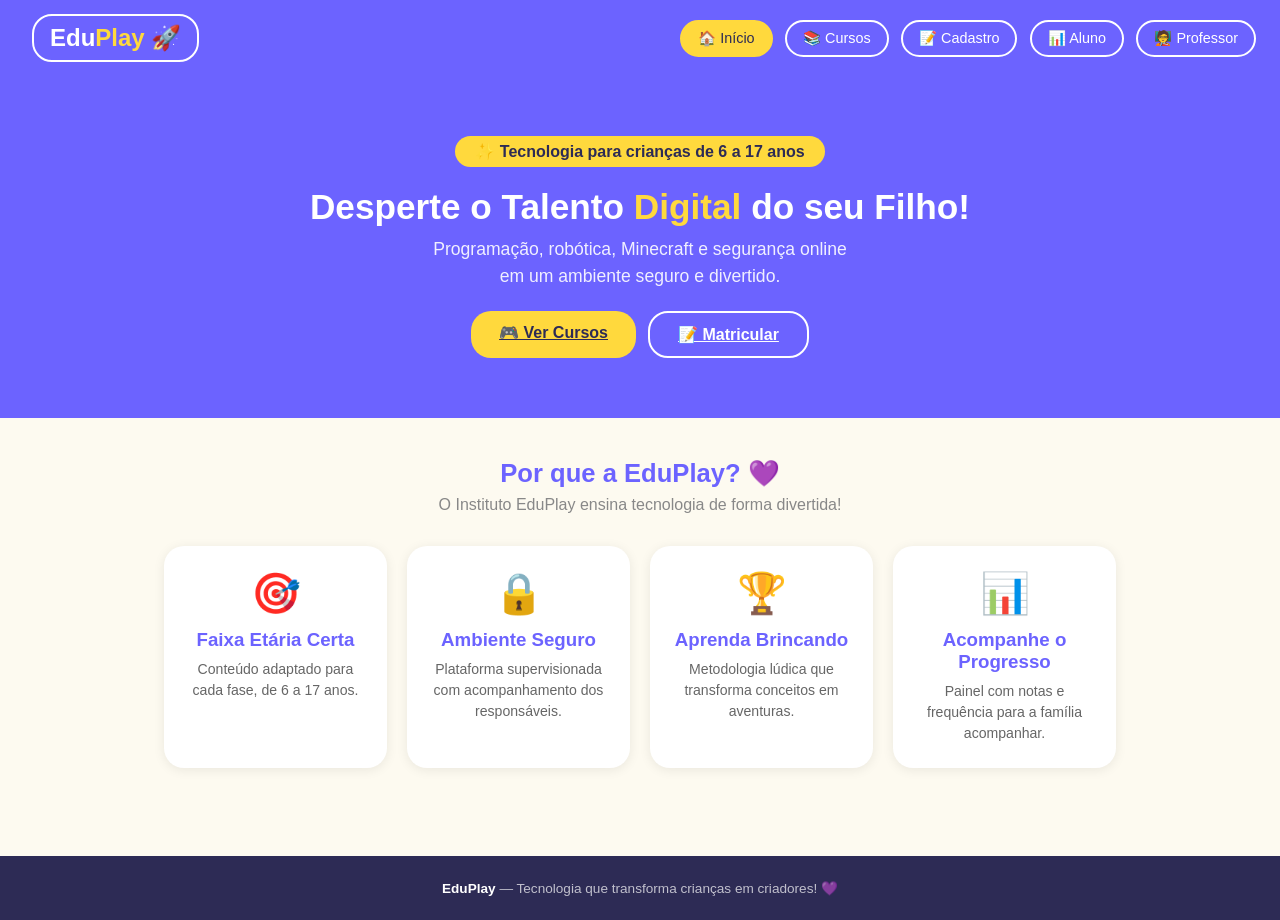
<file: index.html>
<!DOCTYPE html>
<html lang="pt-BR">
<head>
  <meta charset="UTF-8">
  <meta name="viewport" content="width=device-width, initial-scale=1.0">
  <title>EduPlay — Início</title>
  <link rel="stylesheet" href="style.css">
</head>
<body>

<nav>
  <a class="logo" href="index.html">Edu<span>Play</span> 🚀</a>
  <div>
    <a href="index.html" class="ativo">🏠 Início</a>
    <a href="cursos.html">📚 Cursos</a>
    <a href="cadastro.html">📝 Cadastro</a>
    <a href="dashboard.html">📊 Aluno</a>
    <a href="professor.html">🧑‍🏫 Professor</a>
  </div>
</nav>

<div class="hero">
  <div class="badge">✨ Tecnologia para crianças de 6 a 17 anos</div>
  <h1>Desperte o Talento <span>Digital</span> do seu Filho!</h1>
  <p>Programação, robótica, Minecraft e segurança online</p>
  <p>em um ambiente seguro e divertido.</p>
  <div class="hero-btns">
    <a href="cursos.html" class="btn btn-amarelo">🎮 Ver Cursos</a>
    <a href="cadastro.html" class="btn btn-branco">📝 Matricular</a>
  </div>
</div>

<div class="secao">
  <h2>Por que a EduPlay? 💜</h2>
  <p class="sub">O Instituto EduPlay ensina tecnologia de forma divertida!</p>
  <div class="grid-4">
    <div class="card"><div class="emoji">🎯</div><h3>Faixa Etária Certa</h3><p>Conteúdo adaptado para cada fase, de 6 a 17 anos.</p></div>
    <div class="card"><div class="emoji">🔒</div><h3>Ambiente Seguro</h3><p>Plataforma supervisionada com acompanhamento dos responsáveis.</p></div>
    <div class="card"><div class="emoji">🏆</div><h3>Aprenda Brincando</h3><p>Metodologia lúdica que transforma conceitos em aventuras.</p></div>
    <div class="card"><div class="emoji">📊</div><h3>Acompanhe o Progresso</h3><p>Painel com notas e frequência para a família acompanhar.</p></div>
  </div>
</div>

<footer><strong>EduPlay</strong> — Tecnologia que transforma crianças em criadores! 💜</footer>
</body>
</html>
</file>
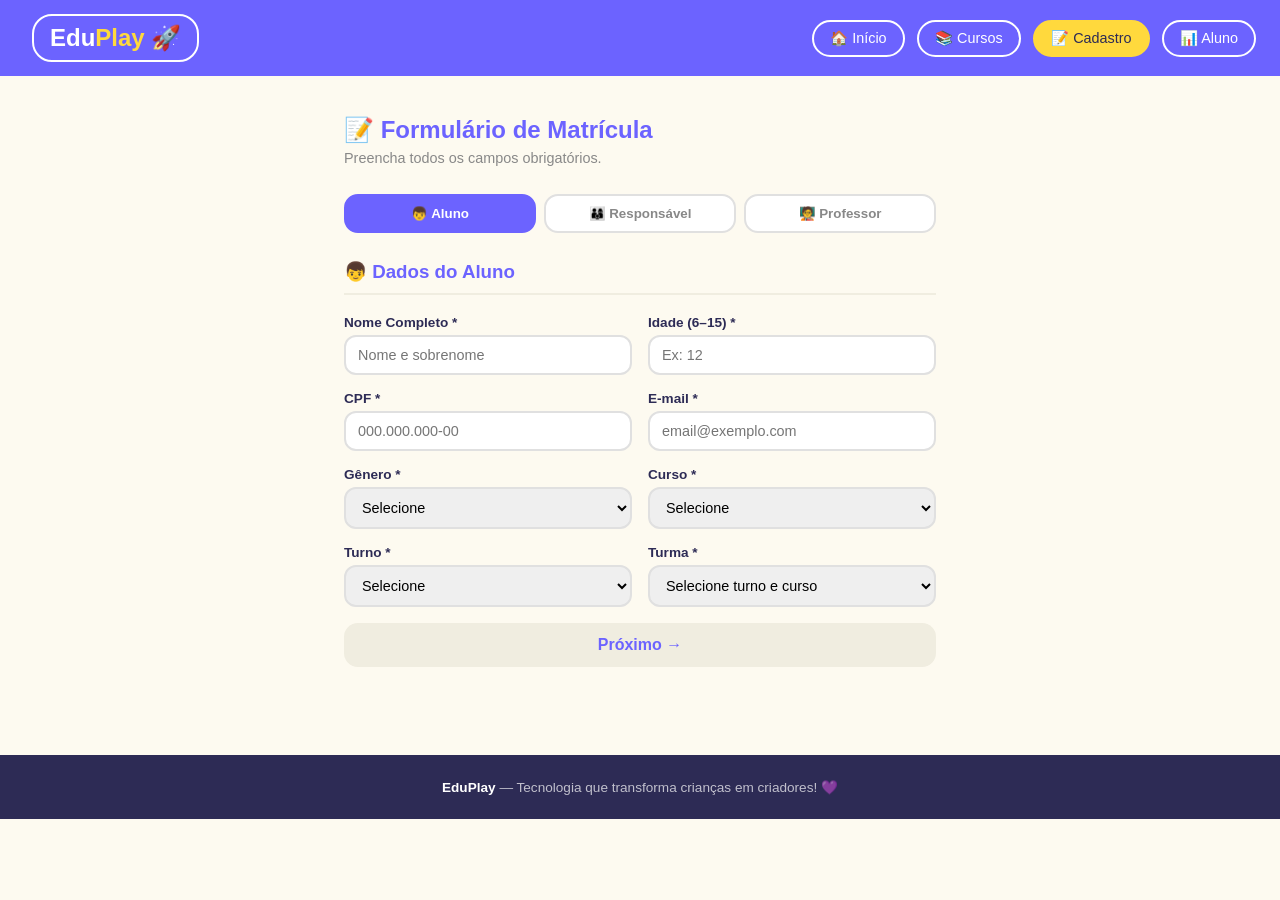
<file: cadastro.html>
<!DOCTYPE html>
<html lang="pt-BR">
<head>
  <meta charset="UTF-8">
  <meta name="viewport" content="width=device-width, initial-scale=1.0">
  <title>EduPlay — Cadastro</title>
  <link rel="stylesheet" href="style.css">
</head>
<body>

<nav>
  <a class="logo" href="index.html">Edu<span>Play</span> 🚀</a>
  <div>
    <a href="index.html">🏠 Início</a>
    <a href="cursos.html">📚 Cursos</a>
    <a href="cadastro.html" class="ativo">📝 Cadastro</a>
    <a href="dashboard.html">📊 Aluno</a>
  </div>
</nav>

<div class="form-wrap">
  <h2>📝 Formulário de Matrícula</h2>
  <p class="sub">Preencha todos os campos obrigatórios.</p>

  <div class="abas">
    <button class="aba ativa" onclick="trocarAba('aluno')">👦 Aluno</button>
    <button class="aba" onclick="trocarAba('responsavel')">👨‍👩‍👦 Responsável</button>
    <button class="aba" onclick="trocarAba('professor')">🧑‍🏫 Professor</button>
  </div>

  <!-- ALUNO -->
  <div class="secao-form ativa" id="sf-aluno">
    <h3>👦 Dados do Aluno</h3>
    <div class="linha">
      <div class="campo" id="c-nome"><label>Nome Completo *</label><input id="aluno-nome" placeholder="Nome e sobrenome"><span class="msg-erro">Digite nome e sobrenome.</span></div>
      <div class="campo" id="c-idade"><label>Idade (6–15) *</label><input id="aluno-idade" type="number" placeholder="Ex: 12"><span class="msg-erro">Idade entre 6 e 15.</span></div>
    </div>
    <div class="linha">
      <div class="campo" id="c-cpf"><label>CPF *</label><input id="aluno-cpf" placeholder="000.000.000-00" maxlength="14"><span class="msg-erro">Formato: 000.000.000-00</span></div>
      <div class="campo" id="c-email"><label>E-mail *</label><input id="aluno-email" type="email" placeholder="email@exemplo.com"><span class="msg-erro">E-mail inválido.</span></div>
    </div>
    <div class="linha">
      <div class="campo" id="c-genero"><label>Gênero *</label>
        <select id="aluno-genero"><option value="">Selecione</option><option>Masculino</option><option>Feminino</option><option>Outro</option></select>
        <span class="msg-erro">Selecione o gênero.</span>
      </div>
      <div class="campo" id="c-curso"><label>Curso *</label>
        <select id="aluno-curso" onchange="atualizarTurma()"><option value="">Selecione</option>
          <option>Lógica de Programação: Criando Meu Primeiro Jogo</option>
          <option>Robótica Educativa: Programando no Mundo Real</option>
          <option>Criatividade Digital com Minecraft: Criar e Explorar</option>
          <option>Segurança em Redes: Usar a Internet com Segurança</option>
        </select>
        <span class="msg-erro">Selecione um curso.</span>
      </div>
    </div>
    <div class="linha">
      <div class="campo" id="c-turno"><label>Turno *</label>
        <select id="aluno-turno" onchange="atualizarTurma()"><option value="">Selecione</option><option>Matutino</option><option>Vespertino</option><option>Noturno</option></select>
        <span class="msg-erro">Selecione o turno.</span>
      </div>
      <div class="campo" id="c-turma"><label>Turma *</label>
        <select id="aluno-turma"><option value="">Selecione turno e curso</option></select>
        <span class="msg-erro">Selecione a turma.</span>
      </div>
    </div>
    <button class="btn-bloco secundario" onclick="trocarAba('responsavel')">Próximo →</button>
  </div>

  <!-- RESPONSAVEL -->
  <div class="secao-form" id="sf-responsavel">
    <h3>👨‍👩‍👦 Dados do Responsável</h3>
    <div class="linha">
      <div class="campo" id="c-rnome"><label>Nome Completo *</label><input id="resp-nome" placeholder="Nome e sobrenome"><span class="msg-erro">Digite nome e sobrenome.</span></div>
      <div class="campo" id="c-ridade"><label>Idade (18–99) *</label><input id="resp-idade" type="number" placeholder="Ex: 38"><span class="msg-erro">Idade entre 18 e 99.</span></div>
    </div>
    <div class="linha">
      <div class="campo" id="c-rcpf"><label>CPF *</label><input id="resp-cpf" placeholder="000.000.000-00" maxlength="14"><span class="msg-erro">Formato: 000.000.000-00</span></div>
      <div class="campo" id="c-remail"><label>E-mail *</label><input id="resp-email" type="email" placeholder="email@exemplo.com"><span class="msg-erro">E-mail inválido.</span></div>
    </div>
    <div class="linha">
      <div class="campo" id="c-rgenero"><label>Gênero *</label>
        <select id="resp-genero"><option value="">Selecione</option><option>Masculino</option><option>Feminino</option><option>Outro</option></select>
        <span class="msg-erro">Selecione o gênero.</span>
      </div>
      <div class="campo" id="c-rtel"><label>Telefone *</label><input id="resp-tel" placeholder="(11) 99999-9999" maxlength="15"><span class="msg-erro">Telefone inválido.</span></div>
    </div>
    <div class="campo" id="c-rparent"><label>Parentesco *</label>
      <select id="resp-parentesco"><option value="">Selecione</option><option>Pai</option><option>Mãe</option><option>Avô/Avó</option><option>Tio/Tia</option><option>Responsável Legal</option></select>
      <span class="msg-erro">Selecione o parentesco.</span>
    </div>
    <div style="display:flex; gap:10px;">
      <button class="btn-bloco secundario" onclick="trocarAba('aluno')">← Voltar</button>
      <button class="btn-bloco" onclick="confirmarMatricula()">✅ Confirmar Matrícula</button>
    </div>
  </div>

  <!-- PROFESSOR -->
  <div class="secao-form" id="sf-professor">
    <h3>🧑‍🏫 Professor Voluntário</h3>
    <div class="linha">
      <div class="campo" id="c-pnome"><label>Nome Completo *</label><input id="prof-nome" placeholder="Nome e sobrenome"><span class="msg-erro">Digite nome e sobrenome.</span></div>
      <div class="campo" id="c-pidade"><label>Idade (18–99) *</label><input id="prof-idade" type="number" placeholder="Ex: 30"><span class="msg-erro">Idade entre 18 e 99.</span></div>
    </div>
    <div class="linha">
      <div class="campo" id="c-pcpf"><label>CPF *</label><input id="prof-cpf" placeholder="000.000.000-00" maxlength="14"><span class="msg-erro">Formato: 000.000.000-00</span></div>
      <div class="campo" id="c-pemail"><label>E-mail *</label><input id="prof-email" type="email" placeholder="email@exemplo.com"><span class="msg-erro">E-mail inválido.</span></div>
    </div>
    <div class="linha">
      <div class="campo" id="c-pgenero"><label>Gênero *</label>
        <select id="prof-genero"><option value="">Selecione</option><option>Masculino</option><option>Feminino</option><option>Outro</option></select>
        <span class="msg-erro">Selecione o gênero.</span>
      </div>
      <div class="campo" id="c-pespec"><label>Especialidade *</label>
        <select id="prof-espec"><option value="">Selecione</option>
          <option>Lógica de Programação: Criando Meu Primeiro Jogo</option>
          <option>Robótica Educativa: Programando no Mundo Real</option>
          <option>Criatividade Digital com Minecraft: Criar e Explorar</option>
          <option>Segurança em Redes: Usar a Internet com Segurança</option>
        </select>
        <span class="msg-erro">Selecione a especialidade.</span>
      </div>
    </div>
    <button class="btn-bloco" onclick="confirmarProfessor()">✅ Cadastrar Professor</button>
  </div>

  <div class="sucesso" id="msg-sucesso">
    <div class="emoji">🎉</div>
    <h3 id="sucesso-titulo">Matrícula confirmada!</h3>
    <p id="sucesso-texto">Em breve você receberá um e-mail com mais informações.</p>
    <a class="btn-sucesso" href="dashboard.html">Ver Área do Aluno 📊</a>
  </div>
</div>

<footer><strong>EduPlay</strong> — Tecnologia que transforma crianças em criadores! 💜</footer>

<script src="utils.js"></script>
<script>
  // Aplica máscaras
  mascaraCpf(document.getElementById('aluno-cpf'));
  mascaraCpf(document.getElementById('resp-cpf'));
  mascaraCpf(document.getElementById('prof-cpf'));
  mascaraTel(document.getElementById('resp-tel'));

  function trocarAba(aba) {
    const abas = document.querySelectorAll('.aba');
    const forms = document.querySelectorAll('.secao-form');
    const idx = ['aluno','responsavel','professor'].indexOf(aba);
    abas.forEach((a, i) => a.classList.toggle('ativa', i === idx));
    forms.forEach((f, i) => f.classList.toggle('ativa', i === idx));
    document.getElementById('msg-sucesso').classList.remove('visivel');
  }

  function atualizarTurma() {
    const turno = document.getElementById('aluno-turno').value;
    const curso  = document.getElementById('aluno-curso').value;
    const sel    = document.getElementById('aluno-turma');
    sel.innerHTML = '<option value="">Selecione</option>';
    if (!turno || !curso) return;
    const pT = { Matutino:'M', Vespertino:'V', Noturno:'N' }[turno];
    const pC = curso.startsWith('Lógica') ? 'LP' : curso.startsWith('Robótica') ? 'RE' : curso.startsWith('Criatividade') ? 'MC' : 'SR';
    [1,2,3].forEach(n => {
      const o = document.createElement('option');
      o.textContent = o.value = `${pT}-${pC}-${n}`;
      sel.appendChild(o);
    });
  }

  function confirmarMatricula() {
    const ok = [
      checar('c-nome',    validar.nome(document.getElementById('aluno-nome').value)),
      checar('c-idade',   validar.idade(document.getElementById('aluno-idade').value, 6, 15)),
      checar('c-cpf',     validar.cpf(document.getElementById('aluno-cpf').value)),
      checar('c-email',   validar.email(document.getElementById('aluno-email').value)),
      checar('c-genero',  validar.sel(document.getElementById('aluno-genero').value)),
      checar('c-curso',   validar.sel(document.getElementById('aluno-curso').value)),
      checar('c-turno',   validar.sel(document.getElementById('aluno-turno').value)),
      checar('c-turma',   validar.sel(document.getElementById('aluno-turma').value)),
      checar('c-rnome',   validar.nome(document.getElementById('resp-nome').value)),
      checar('c-ridade',  validar.idade(document.getElementById('resp-idade').value, 18, 99)),
      checar('c-rcpf',    validar.cpf(document.getElementById('resp-cpf').value)),
      checar('c-remail',  validar.email(document.getElementById('resp-email').value)),
      checar('c-rgenero', validar.sel(document.getElementById('resp-genero').value)),
      checar('c-rtel',    validar.tel(document.getElementById('resp-tel').value)),
      checar('c-rparent', validar.sel(document.getElementById('resp-parentesco').value)),
    ];
    if (ok.includes(false)) { alert('⚠️ Corrija os campos em vermelho.'); return; }
    const nome = document.getElementById('aluno-nome').value.trim();
    mostrarSucesso('Matrícula confirmada! 🎉', `${nome} foi matriculado(a) com sucesso!`, true);
  }

  function confirmarProfessor() {
    const ok = [
      checar('c-pnome',  validar.nome(document.getElementById('prof-nome').value)),
      checar('c-pidade', validar.idade(document.getElementById('prof-idade').value, 18, 99)),
      checar('c-pcpf',   validar.cpf(document.getElementById('prof-cpf').value)),
      checar('c-pemail', validar.email(document.getElementById('prof-email').value)),
      checar('c-pgenero',validar.sel(document.getElementById('prof-genero').value)),
      checar('c-pespec', validar.sel(document.getElementById('prof-espec').value)),
    ];
    if (ok.includes(false)) { alert('⚠️ Corrija os campos em vermelho.'); return; }
    const nome = document.getElementById('prof-nome').value.trim();
    mostrarSucesso('Professor cadastrado! 🧑‍🏫', `${nome} foi cadastrado(a) como voluntário(a)!`, false);
  }
</script>
</body>
</html>
</file>
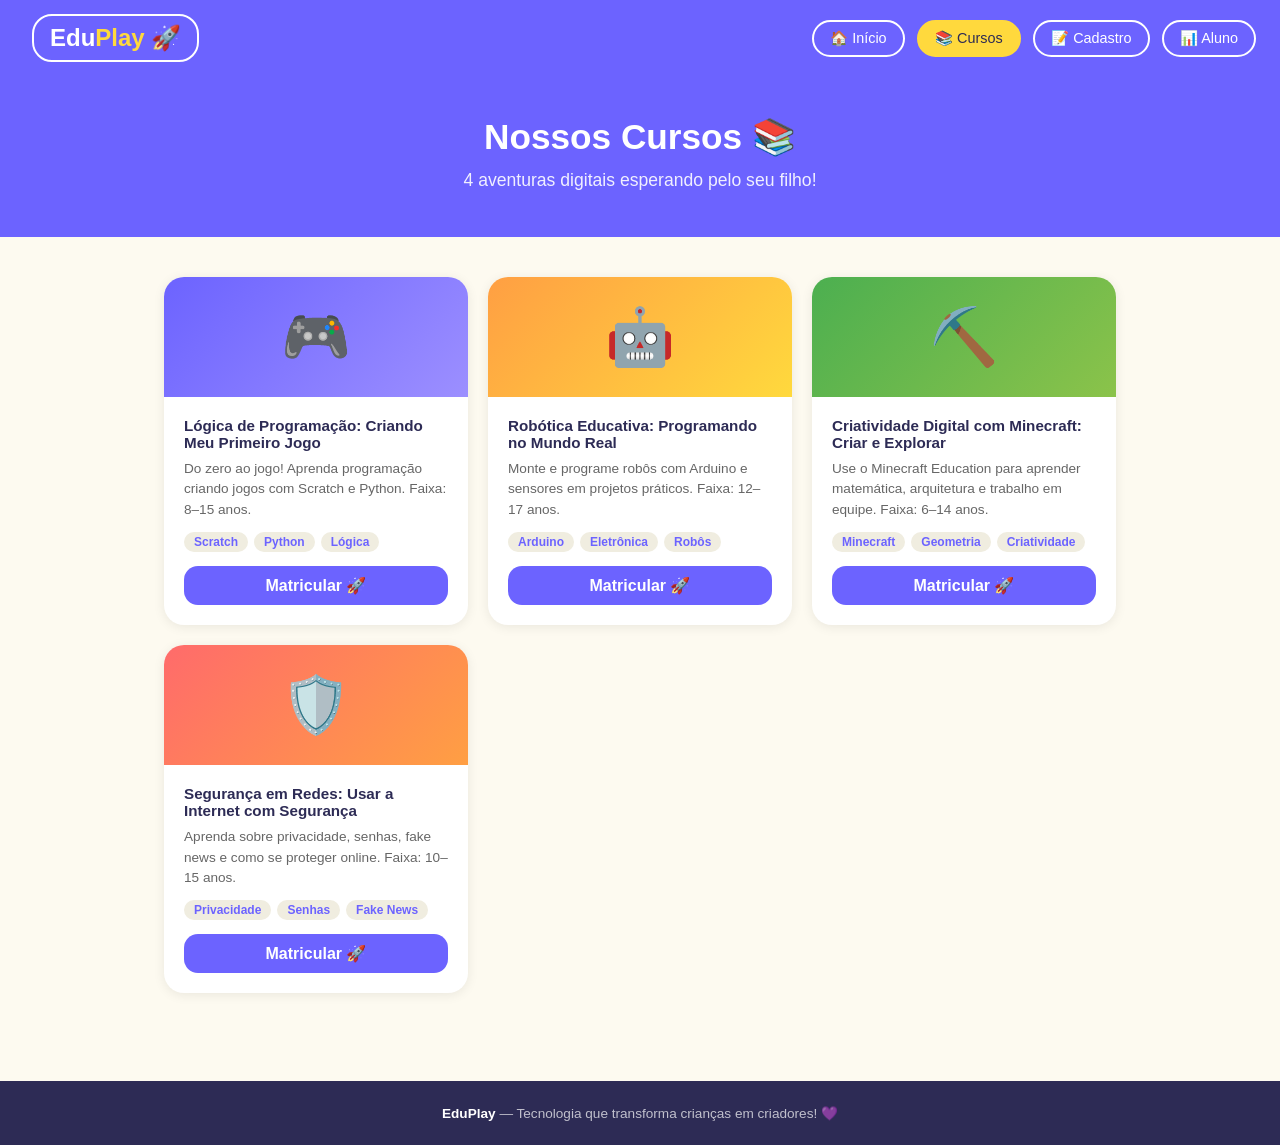
<file: cursos.html>
<!DOCTYPE html>
<html lang="pt-BR">
<head>
  <meta charset="UTF-8">
  <meta name="viewport" content="width=device-width, initial-scale=1.0">
  <title>EduPlay — Cursos</title>
  <link rel="stylesheet" href="style.css">
</head>
<body>

<nav>
  <a class="logo" href="index.html">Edu<span>Play</span> 🚀</a>
  <div>
    <a href="index.html">🏠 Início</a>
    <a href="cursos.html" class="ativo">📚 Cursos</a>
    <a href="cadastro.html">📝 Cadastro</a>
    <a href="dashboard.html">📊 Aluno</a>
  </div>
</nav>

<div class="hero" style="padding: 40px 24px;">
  <h1>Nossos Cursos 📚</h1>
  <p>4 aventuras digitais esperando pelo seu filho!</p>
</div>

<div class="secao">
  <div class="grid-2">

    <div class="card-curso">
      <div class="curso-topo" style="background: linear-gradient(135deg,#6C63FF,#9C8FFF)">🎮</div>
      <div class="curso-corpo">
        <h3>Lógica de Programação: Criando Meu Primeiro Jogo</h3>
        <p>Do zero ao jogo! Aprenda programação criando jogos com Scratch e Python. Faixa: 8–15 anos.</p>
        <div class="tags"><span class="tag">Scratch</span><span class="tag">Python</span><span class="tag">Lógica</span></div>
        <a href="cadastro.html" class="btn btn-roxo" style="display:block; text-align:center; text-decoration:none; border-radius:14px; padding:10px;">Matricular 🚀</a>
      </div>
    </div>

    <div class="card-curso">
      <div class="curso-topo" style="background: linear-gradient(135deg,#FF9F43,#FFD93D)">🤖</div>
      <div class="curso-corpo">
        <h3>Robótica Educativa: Programando no Mundo Real</h3>
        <p>Monte e programe robôs com Arduino e sensores em projetos práticos. Faixa: 12–17 anos.</p>
        <div class="tags"><span class="tag">Arduino</span><span class="tag">Eletrônica</span><span class="tag">Robôs</span></div>
        <a href="cadastro.html" class="btn btn-roxo" style="display:block; text-align:center; text-decoration:none; border-radius:14px; padding:10px;">Matricular 🚀</a>
      </div>
    </div>

    <div class="card-curso">
      <div class="curso-topo" style="background: linear-gradient(135deg,#4CAF50,#8BC34A)">⛏️</div>
      <div class="curso-corpo">
        <h3>Criatividade Digital com Minecraft: Criar e Explorar</h3>
        <p>Use o Minecraft Education para aprender matemática, arquitetura e trabalho em equipe. Faixa: 6–14 anos.</p>
        <div class="tags"><span class="tag">Minecraft</span><span class="tag">Geometria</span><span class="tag">Criatividade</span></div>
        <a href="cadastro.html" class="btn btn-roxo" style="display:block; text-align:center; text-decoration:none; border-radius:14px; padding:10px;">Matricular 🚀</a>
      </div>
    </div>

    <div class="card-curso">
      <div class="curso-topo" style="background: linear-gradient(135deg,#FF6B6B,#FF9F43)">🛡️</div>
      <div class="curso-corpo">
        <h3>Segurança em Redes: Usar a Internet com Segurança</h3>
        <p>Aprenda sobre privacidade, senhas, fake news e como se proteger online. Faixa: 10–15 anos.</p>
        <div class="tags"><span class="tag">Privacidade</span><span class="tag">Senhas</span><span class="tag">Fake News</span></div>
        <a href="cadastro.html" class="btn btn-roxo" style="display:block; text-align:center; text-decoration:none; border-radius:14px; padding:10px;">Matricular 🚀</a>
      </div>
    </div>

  </div>
</div>

<footer><strong>EduPlay</strong> — Tecnologia que transforma crianças em criadores! 💜</footer>
</body>
</html>
</file>
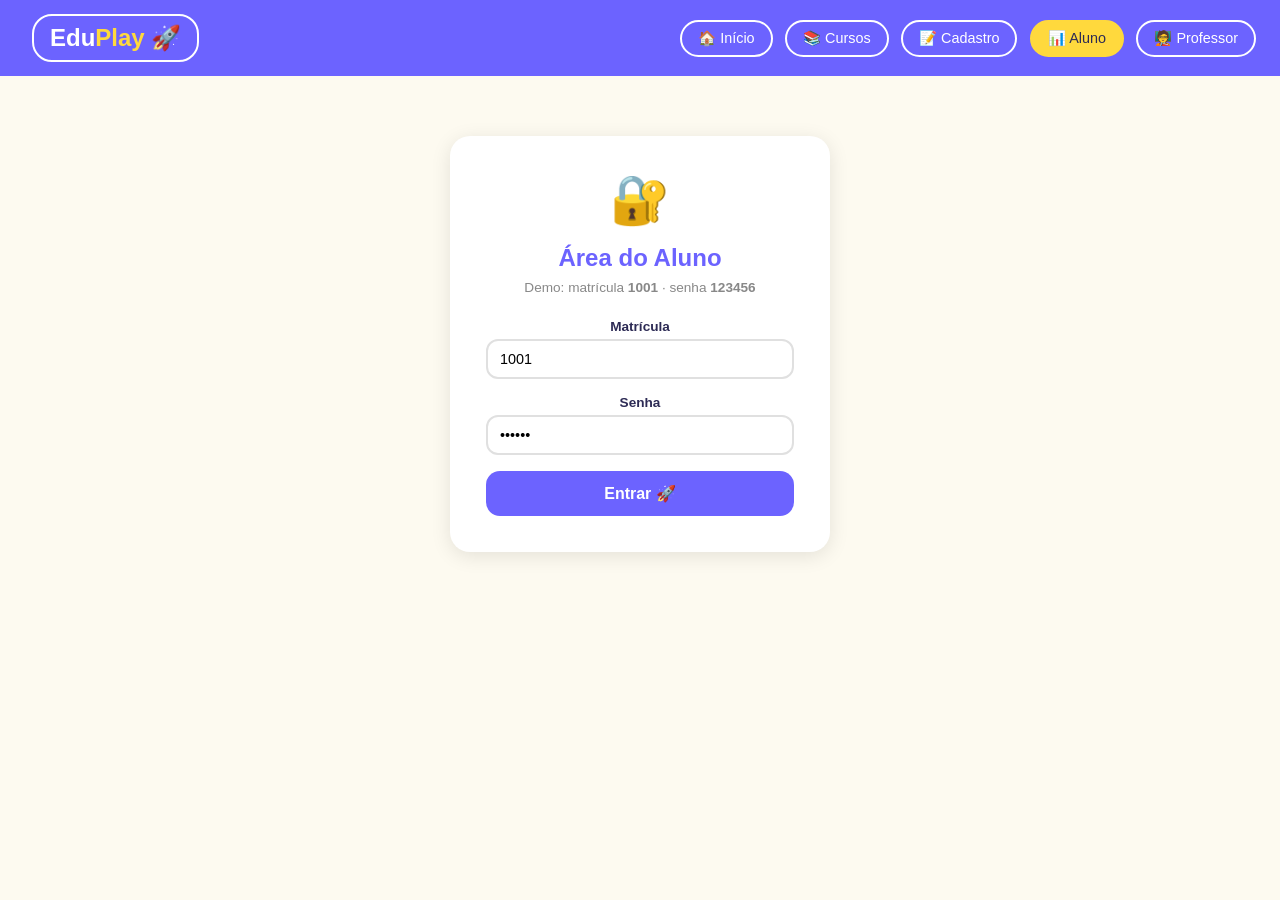
<file: dashboard.html>
<!DOCTYPE html>
<html lang="pt-BR">
<head>
  <meta charset="UTF-8">
  <meta name="viewport" content="width=device-width, initial-scale=1.0">
  <title>EduPlay — Área do Aluno</title>
  <link rel="stylesheet" href="style.css">
</head>
<body>

<nav>
  <a class="logo" href="index.html">Edu<span>Play</span> 🚀</a>
  <div>
    <a href="index.html">🏠 Início</a>
    <a href="cursos.html">📚 Cursos</a>
    <a href="cadastro.html">📝 Cadastro</a>
    <a href="dashboard.html" class="ativo">📊 Aluno</a>
    <a href="professor.html">🧑‍🏫 Professor</a>
  </div>
</nav>

<!-- LOGIN -->
<div id="tela-login">
  <div class="dash-login">
    <div class="emoji">🔐</div>
    <h2>Área do Aluno</h2>
    <p>Demo: matrícula <strong>1001</strong> · senha <strong>123456</strong></p>
    <div class="campo"><label>Matrícula</label><input id="login-mat" value="1001"></div>
    <div class="campo"><label>Senha</label><input id="login-senha" type="password" value="123456"></div>
    <button class="btn-bloco" onclick="entrar()">Entrar 🚀</button>
  </div>
</div>

<!-- DASHBOARD -->
<div id="tela-dash" style="display:none">
  <div class="dash-area">

    <div class="dash-topo">
      <div>
        <h2>Olá, Pedro Henrique! 👋</h2>
        <small>Matrícula: #1001 · Turma: M-LP-1 · Matutino</small>
      </div>
      <button class="btn-sair" onclick="sair()">Sair 🚪</button>
    </div>

    <div class="banner">
      <div>
        <h3>Bem-vindo de volta! 🚀</h3>
        <p>Curso: Lógica de Programação: Criando Meu Primeiro Jogo</p>
        <p style="margin-top:6px; opacity:.75; font-size:.85rem;">Continue assim, você está indo muito bem! 🌟</p>
      </div>
      <div class="emoji">🎮</div>
    </div>

    <div class="stats">
      <div class="stat"><div class="emoji">📚</div><div class="valor">18</div><div class="rotulo">Aulas no Total</div></div>
      <div class="stat"><div class="emoji">✅</div><div class="valor">15</div><div class="rotulo">Presenças</div></div>
      <div class="stat"><div class="emoji">📝</div><div class="valor">3</div><div class="rotulo">Provas</div></div>
      <div class="stat"><div class="emoji">⭐</div><div class="valor">8.3</div><div class="rotulo">Média Final</div></div>
    </div>

    <div class="duas-col">
      <div class="caixa">
        <h4>📅 Frequência</h4>
        <div class="anel">83%</div>
        <p style="text-align:center; font-size:.85rem; color:#555;">15 de 18 aulas</p>
        <p style="text-align:center; font-size:.85rem; color:#4CAF50; font-weight:bold; margin-top:6px;">✅ Regular</p>
      </div>
      <div class="caixa">
        <h4>👤 Meus Dados</h4>
        <div class="linha-dado"><span>Nome</span><span>Pedro Henrique Silva</span></div>
        <div class="linha-dado"><span>Idade</span><span>12 anos</span></div>
        <div class="linha-dado"><span>Responsável</span><span>Jane C. da Silva</span></div>
        <div class="linha-dado"><span>Professor</span><span>Carlos A. Souza</span></div>
        <div class="linha-dado"><span>Status</span><span style="color:#4CAF50;">✅ Ativo</span></div>
      </div>
    </div>

    <div class="caixa" style="margin-bottom:24px;">
      <h4>📊 Progresso no Curso</h4>
      <div class="barra-item"><div class="barra-header"><span>🧠 Módulo 1 — Introdução à Lógica</span><span>100%</span></div><div class="barra"><div class="barra-fill" style="width:100%"></div></div></div>
      <div class="barra-item"><div class="barra-header"><span>🎯 Módulo 2 — Scratch</span><span>80%</span></div><div class="barra"><div class="barra-fill" style="width:80%"></div></div></div>
      <div class="barra-item"><div class="barra-header"><span>🐍 Módulo 3 — Python Básico</span><span>45%</span></div><div class="barra"><div class="barra-fill" style="width:45%"></div></div></div>
      <div class="barra-item"><div class="barra-header"><span>🏆 Projeto Final</span><span>10%</span></div><div class="barra"><div class="barra-fill" style="width:10%"></div></div></div>
    </div>

    <table>
      <thead><tr><th>Avaliação</th><th>Nota</th><th>Situação</th></tr></thead>
      <tbody>
        <tr><td>Prova 1 — Lógica Básica</td><td><span class="nota-verde">9.0</span></td><td>✅ Aprovado</td></tr>
        <tr><td>Prova 2 — Scratch</td><td><span class="nota-verde">8.5</span></td><td>✅ Aprovado</td></tr>
        <tr><td>Prova 3 — Python</td><td><span class="nota-laranja">7.3</span></td><td>✅ Aprovado</td></tr>
      </tbody>
      <tfoot><tr><td><strong>Média Final</strong></td><td colspan="2"><strong style="color:#6C63FF;">8.3 ⭐</strong></td></tr></tfoot>
    </table>

  </div>
  <footer><strong>EduPlay</strong> — Tecnologia que transforma crianças em criadores! 💜</footer>
</div>

<script>
  function entrar() {
    if (document.getElementById('login-mat').value === '1001' &&
        document.getElementById('login-senha').value === '123456') {
      document.getElementById('tela-login').style.display = 'none';
      document.getElementById('tela-dash').style.display = 'block';
    } else {
      alert('❌ Matrícula ou senha incorretos.');
    }
  }
  function sair() {
    document.getElementById('tela-login').style.display = 'block';
    document.getElementById('tela-dash').style.display = 'none';
  }
</script>
</body>
</html>
</file>
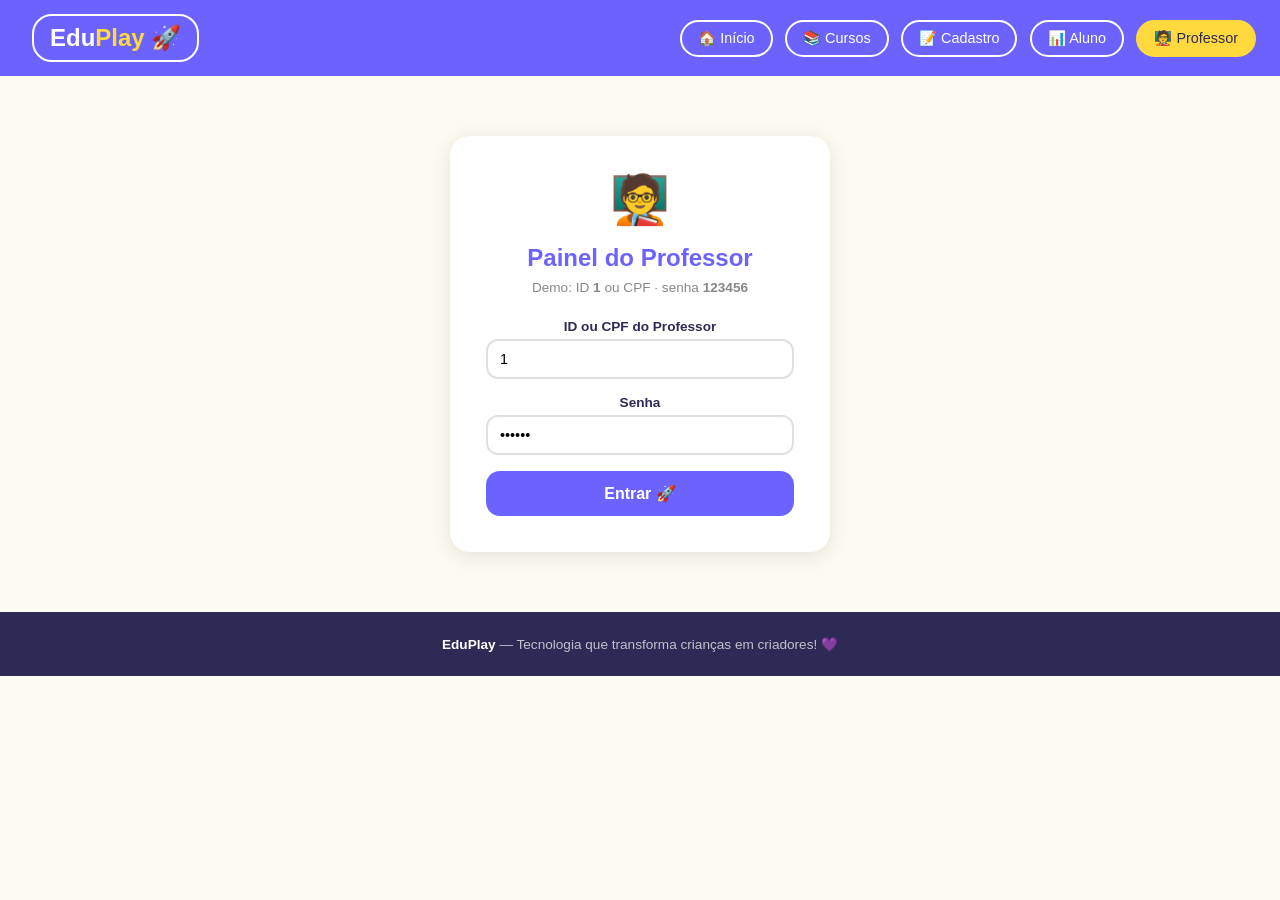
<file: professor.html>
<!DOCTYPE html>
<html lang="pt-BR">
<head>
  <meta charset="UTF-8">
  <meta name="viewport" content="width=device-width, initial-scale=1.0">
  <title>EduPlay — Painel do Professor</title>
  <link rel="stylesheet" href="style.css">
</head>
<body>

<nav>
  <a class="logo" href="index.html">Edu<span>Play</span> 🚀</a>
  <div>
    <a href="index.html">🏠 Início</a>
    <a href="cursos.html">📚 Cursos</a>
    <a href="cadastro.html">📝 Cadastro</a>
    <a href="dashboard.html">📊 Aluno</a>
    <a href="professor.html" class="ativo">🧑‍🏫 Professor</a>
  </div>
</nav>

<!-- LOGIN -->
<div id="tela-login">
  <div class="dash-login">
    <div class="emoji">🧑‍🏫</div>
    <h2>Painel do Professor</h2>
    <p>Demo: ID <strong>1</strong> ou CPF · senha <strong>123456</strong></p>
    <div class="campo" id="c-login-id"><label>ID ou CPF do Professor</label><input id="login-id" value="1" placeholder="Ex: 1 ou 123.456.789-00"><span class="msg-erro">ID/CPF ou senha incorretos.</span></div>
    <div class="campo"><label>Senha</label><input id="login-senha" type="password" value="123456"></div>
    <button class="btn-bloco" onclick="entrar()">Entrar 🚀</button>
  </div>
</div>

<!-- PAINEL (aparece só depois do login) -->
<div id="tela-painel" style="display:none">

<div class="dash-area">

  <div class="dash-topo">
    <div>
      <h2 id="boas-vindas">Olá, Professor! 👋</h2>
      <small id="sub-prof">Professor Voluntário</small>
    </div>
    <button class="btn-sair" onclick="sair()">Sair 🚪</button>
  </div>

  <div class="banner">
    <div>
      <h3>Bem-vindo de volta! 🚀</h3>
      <p id="banner-espec">Especialidade: —</p>
      <p style="margin-top:6px; opacity:.75; font-size:.85rem;">Gerencie aulas, frequência e relatórios. 🌟</p>
    </div>
    <div class="emoji">🧑‍🏫</div>
  </div>

  <div class="stats">
    <div class="stat"><div class="emoji">🧑‍🏫</div><div class="valor" id="st-prof">0</div><div class="rotulo">Professores</div></div>
    <div class="stat"><div class="emoji">📚</div><div class="valor" id="st-aulas">0</div><div class="rotulo">Aulas</div></div>
    <div class="stat"><div class="emoji">👦</div><div class="valor" id="st-alunos">0</div><div class="rotulo">Alunos Ativos</div></div>
    <div class="stat"><div class="emoji">📅</div><div class="valor" id="st-freq">0%</div><div class="rotulo">Frequência Média</div></div>
  </div>

  <!-- ABAS -->
  <div class="abas">
    <button class="aba ativa" onclick="trocarAba(0)">👤 Professores</button>
    <button class="aba" onclick="trocarAba(1)">📚 Aulas</button>
    <button class="aba" onclick="trocarAba(2)">✅ Frequência</button>
    <button class="aba" onclick="trocarAba(3)">📊 Relatório</button>
  </div>

  <!-- ============ ABA 1: PROFESSORES (CRUD) ============ -->
  <div class="secao-form ativa">
    <div class="caixa">
      <h4>📋 Professores Cadastrados</h4>
      <div class="barra-acoes">
        <select id="modo-busca" onchange="renderProfessores()">
          <option value="nome">Buscar por Nome</option>
          <option value="cpf">Buscar por CPF</option>
          <option value="id">Buscar por ID</option>
        </select>
        <input class="busca" id="busca-prof" placeholder="🔍 Digite o termo de busca" oninput="renderProfessores()">
      </div>
      <table>
        <thead><tr><th>ID</th><th>Nome</th><th>Idade</th><th>CPF</th><th>Especialidade</th></tr></thead>
        <tbody id="tbody-prof"></tbody>
      </table>
    </div>
  </div>

  <!-- ============ ABA 2: AULAS ============ -->
  <div class="secao-form">
    <div class="caixa" style="margin-bottom:20px;">
      <h4>📚 Cadastrar Aula</h4>
      <div class="linha">
        <div class="campo" id="c-aprof"><label>Professor Voluntário *</label>
          <select id="aula-prof"></select>
          <span class="msg-erro">Selecione o professor.</span>
        </div>
        <div class="campo" id="c-acurso"><label>Curso *</label>
          <select id="aula-curso"></select>
          <span class="msg-erro">Selecione o curso.</span>
        </div>
      </div>
      <div class="campo" id="c-atema"><label>Tema da Aula *</label><input id="aula-tema" placeholder="Ex: Introdução à Lógica"><span class="msg-erro">Digite o tema.</span></div>
      <div class="campo" id="c-atipo"><label>Tipo *</label>
        <select id="aula-tipo" onchange="atualizarLabelDetalhe()">
          <option value="">Selecione</option>
          <option value="Teórica">Teórica</option>
          <option value="Prática">Prática</option>
        </select>
        <span class="msg-erro">Selecione o tipo.</span>
      </div>
      <div class="campo" id="c-adetalhe"><label id="label-detalhe">Conteúdo / Atividade *</label><input id="aula-detalhe" placeholder="Descreva o conteúdo ou a atividade"><span class="msg-erro">Preencha este campo.</span></div>
      <button class="btn-bloco" onclick="salvarAula()">✅ Cadastrar Aula</button>
    </div>

    <div class="caixa">
      <h4>📋 Aulas Cadastradas</h4>
      <table>
        <thead><tr><th>Tipo</th><th>Tema</th><th>Curso</th><th>Professor</th><th>Detalhe</th></tr></thead>
        <tbody id="tbody-aulas"></tbody>
      </table>
    </div>
  </div>

  <!-- ============ ABA 3: FREQUÊNCIA ============ -->
  <div class="secao-form">
    <div class="caixa" style="margin-bottom:20px;">
      <h4>✅ Registrar Frequência</h4>
      <div class="campo">
        <label>Selecione a Aula *</label>
        <select id="freq-aula" onchange="carregarAlunosFreq()">
          <option value="">Selecione uma aula</option>
        </select>
      </div>
    </div>

    <div class="caixa" id="caixa-freq" style="display:none;">
      <h4 id="freq-info"></h4>
      <div id="lista-freq"></div>
      <button class="btn-bloco" onclick="salvarFrequencia()" style="margin-top:8px;">💾 Salvar Frequência</button>
    </div>
  </div>

  <!-- ============ ABA 4: RELATÓRIO ============ -->
  <div class="secao-form">
    <div class="caixa" style="margin-bottom:20px;">
      <h4>📚 Aulas Cadastradas</h4>
      <table>
        <thead><tr><th>Tipo</th><th>Tema</th><th>Curso</th><th>Professor</th></tr></thead>
        <tbody id="rel-aulas"></tbody>
      </table>
    </div>

    <div class="caixa" style="margin-bottom:20px;">
      <h4>👦 Frequência dos Alunos</h4>
      <table>
        <thead><tr><th>Matrícula</th><th>Nome</th><th>Curso</th><th>Presenças</th><th>Faltas</th><th>Frequência</th></tr></thead>
        <tbody id="rel-freq"></tbody>
      </table>
    </div>

    <div class="caixa">
      <h4>📊 Aulas por Curso</h4>
      <div id="rel-por-curso"></div>
    </div>
  </div>

</div>

</div><!-- fim #tela-painel -->

<footer><strong>EduPlay</strong> — Tecnologia que transforma crianças em criadores! 💜</footer>

<script src="utils.js"></script>
<script>
  /* ===================================================================
     DADOS DE EXEMPLO (em memória — reiniciam ao recarregar a página)
     Espelham a lógica do back-end em Java: Professor, Aula (Teórica/
     Prática), Crianca (com evasão e frequência).
     =================================================================== */
  const CURSOS = [
    "Lógica de Programação: Criando Meu Primeiro Jogo",
    "Robótica Educativa: Programando no Mundo Real",
    "Criatividade Digital com Minecraft: Criar e Explorar",
    "Segurança em Redes: Usar a Internet com Segurança"
  ];

  let proximoId = 4;
  let professores = [
    { id: 1, nome: "Carlos A. Souza",  cpf: "123.456.789-00", idade: 34, email: "carlos@eduplay.com",  genero: "Masculino", especialidade: CURSOS[0] },
    { id: 2, nome: "Mariana Lopes",    cpf: "987.654.321-00", idade: 29, email: "mariana@eduplay.com", genero: "Feminino",  especialidade: CURSOS[1] },
    { id: 3, nome: "Rafael Andrade",   cpf: "456.789.123-00", idade: 41, email: "rafael@eduplay.com",  genero: "Masculino", especialidade: CURSOS[3] },
  ];

  let aulas = [
    { tema: "Introdução à Lógica", professor: "Carlos A. Souza", curso: CURSOS[0], tipo: "Teórica", detalhe: "Algoritmos e sequência de passos" },
    { tema: "Primeiro Jogo no Scratch", professor: "Carlos A. Souza", curso: CURSOS[0], tipo: "Prática", detalhe: "Criar um jogo de labirinto" },
    { tema: "Montando o Robô", professor: "Mariana Lopes", curso: CURSOS[1], tipo: "Prática", detalhe: "Montagem com Arduino e sensores" },
  ];

  let alunos = [
    { matricula: 1001, nome: "Pedro Henrique Silva", curso: CURSOS[0], evasao: false, presencas: 15, faltas: 3 },
    { matricula: 1002, nome: "Ana Clara Souza",      curso: CURSOS[0], evasao: false, presencas: 12, faltas: 2 },
    { matricula: 1003, nome: "Lucas Martins",        curso: CURSOS[1], evasao: false, presencas: 9,  faltas: 1 },
    { matricula: 1004, nome: "Beatriz Lima",         curso: CURSOS[1], evasao: true,  presencas: 4,  faltas: 8 },
    { matricula: 1005, nome: "Gabriel Rocha",        curso: CURSOS[3], evasao: false, presencas: 7,  faltas: 0 },
  ];

  /* ===================== LOGIN ===================== */
  function entrar() {
    const termo = document.getElementById('login-id').value.trim();
    const senha = document.getElementById('login-senha').value;
    // Aceita ID ou CPF do professor + senha demo
    const prof = professores.find(p => String(p.id) === termo || p.cpf === termo);
    if (prof && senha === '123456') {
      document.getElementById('c-login-id').classList.remove('tem-erro');
      document.getElementById('tela-login').style.display = 'none';
      document.getElementById('tela-painel').style.display = 'block';
      document.getElementById('boas-vindas').textContent = `Olá, ${prof.nome}! 👋`;
      document.getElementById('sub-prof').textContent = `Professor Voluntário · ID #${prof.id}`;
      document.getElementById('banner-espec').textContent = `Especialidade: ${prof.especialidade}`;
      atualizarStats();
    } else {
      document.getElementById('c-login-id').classList.add('tem-erro');
    }
  }

  function atualizarStats() {
    const ativos = alunos.filter(a => !a.evasao);
    document.getElementById('st-prof').textContent  = professores.length;
    document.getElementById('st-aulas').textContent = aulas.length;
    document.getElementById('st-alunos').textContent = ativos.length;
    // Frequência média dos alunos ativos
    let soma = 0, cont = 0;
    ativos.forEach(a => {
      const total = a.presencas + a.faltas;
      if (total > 0) { soma += a.presencas / total * 100; cont++; }
    });
    const media = cont === 0 ? 0 : Math.round(soma / cont);
    document.getElementById('st-freq').textContent = media + '%';
  }

  function sair() {
    document.getElementById('tela-painel').style.display = 'none';
    document.getElementById('tela-login').style.display = 'block';
    document.getElementById('login-senha').value = '';
  }

  /* ===================== TROCA DE ABA ===================== */
  function trocarAba(idx) {
    document.querySelectorAll('.aba').forEach((a, i) => a.classList.toggle('ativa', i === idx));
    document.querySelectorAll('.secao-form').forEach((s, i) => s.classList.toggle('ativa', i === idx));
    if (idx === 2) preencherSelectAulasFreq();
    if (idx === 3) renderRelatorio();
  }

  /* ===================== PREENCHER SELECTS ===================== */
  function preencherSelectsCurso() {
    const selAula = document.getElementById('aula-curso');
    selAula.innerHTML = '<option value="">Selecione</option>';
    CURSOS.forEach(c => {
      const o = document.createElement('option');
      o.textContent = o.value = c;
      selAula.appendChild(o);
    });
  }

  function preencherSelectProfessores() {
    const sel = document.getElementById('aula-prof');
    sel.innerHTML = '<option value="">Selecione</option>';
    professores.forEach(p => {
      const o = document.createElement('option');
      o.textContent = `${p.nome} — ${p.especialidade}`;
      o.value = p.nome;
      sel.appendChild(o);
    });
  }

  /* ===================== ABA 1: LISTAGEM DE PROFESSORES ===================== */
  function renderProfessores() {
    const termo = document.getElementById('busca-prof').value.trim().toLowerCase();
    const modo  = document.getElementById('modo-busca').value;
    const tbody = document.getElementById('tbody-prof');
    const lista = professores.filter(p => {
      if (termo === '') return true;
      if (modo === 'cpf') return p.cpf.includes(termo);
      if (modo === 'id')  return String(p.id) === termo.replace('#', '');
      return p.nome.toLowerCase().includes(termo); // nome
    });
    if (lista.length === 0) {
      tbody.innerHTML = '<tr><td colspan="5" class="vazio">Nenhum professor encontrado.</td></tr>';
      return;
    }
    tbody.innerHTML = lista.map(p => `
      <tr>
        <td>#${p.id}</td>
        <td>${p.nome}</td>
        <td>${p.idade}</td>
        <td>${p.cpf}</td>
        <td style="font-size:.82rem;">${p.especialidade}</td>
      </tr>`).join('');
  }

  /* ===================== ABA 2: AULAS ===================== */
  function atualizarLabelDetalhe() {
    const tipo = document.getElementById('aula-tipo').value;
    const label = document.getElementById('label-detalhe');
    const input = document.getElementById('aula-detalhe');
    if (tipo === 'Teórica')      { label.textContent = 'Conteúdo Teórico *';  input.placeholder = 'Descreva o conteúdo teórico'; }
    else if (tipo === 'Prática') { label.textContent = 'Atividade Prática *'; input.placeholder = 'Descreva a atividade prática'; }
    else                         { label.textContent = 'Conteúdo / Atividade *'; }
  }

  function salvarAula() {
    const prof    = document.getElementById('aula-prof').value;
    const curso   = document.getElementById('aula-curso').value;
    const tema    = document.getElementById('aula-tema').value.trim();
    const tipo    = document.getElementById('aula-tipo').value;
    const detalhe = document.getElementById('aula-detalhe').value.trim();

    const ok = [
      checar('c-aprof',    validar.sel(prof)),
      checar('c-acurso',   validar.sel(curso)),
      checar('c-atema',    tema.length > 0),
      checar('c-atipo',    validar.sel(tipo)),
      checar('c-adetalhe', detalhe.length > 0),
    ];
    if (ok.includes(false)) { alert('⚠️ Corrija os campos em vermelho.'); return; }

    aulas.push({ tema, professor: prof, curso, tipo, detalhe });
    alert(`✅ Aula ${tipo} cadastrada!`);
    ['aula-tema','aula-detalhe'].forEach(id => document.getElementById(id).value = '');
    document.getElementById('aula-tipo').value = '';
    atualizarLabelDetalhe();
    renderAulas();
    atualizarStats();
  }

  function renderAulas() {
    const tbody = document.getElementById('tbody-aulas');
    if (aulas.length === 0) {
      tbody.innerHTML = '<tr><td colspan="5" class="vazio">Nenhuma aula cadastrada.</td></tr>';
      return;
    }
    tbody.innerHTML = aulas.map(a => `
      <tr>
        <td><span class="tag-tipo ${a.tipo === 'Teórica' ? 'tipo-teorica' : 'tipo-pratica'}">${a.tipo}</span></td>
        <td>${a.tema}</td>
        <td style="font-size:.82rem;">${a.curso}</td>
        <td>${a.professor}</td>
        <td style="font-size:.82rem; color:#666;">${a.detalhe}</td>
      </tr>`).join('');
  }

  /* ===================== ABA 3: FREQUÊNCIA ===================== */
  function preencherSelectAulasFreq() {
    const sel = document.getElementById('freq-aula');
    sel.innerHTML = '<option value="">Selecione uma aula</option>';
    aulas.forEach((a, i) => {
      const o = document.createElement('option');
      o.value = i;
      o.textContent = `[${a.tipo}] ${a.tema} — ${a.curso}`;
      sel.appendChild(o);
    });
    document.getElementById('caixa-freq').style.display = 'none';
  }

  let presencasTemp = {}; // matricula -> true/false

  function carregarAlunosFreq() {
    const idx = document.getElementById('freq-aula').value;
    const caixa = document.getElementById('caixa-freq');
    if (idx === '') { caixa.style.display = 'none'; return; }

    const aula = aulas[idx];
    const daTurma = alunos.filter(a => a.curso === aula.curso);
    presencasTemp = {};

    document.getElementById('freq-info').textContent =
      `Curso: ${aula.curso} | Aula: ${aula.tema}`;

    const lista = document.getElementById('lista-freq');
    if (daTurma.length === 0) {
      lista.innerHTML = '<p class="vazio">Nenhum aluno matriculado neste curso.</p>';
      caixa.style.display = 'block';
      return;
    }

    lista.innerHTML = daTurma.map(al => {
      if (al.evasao) {
        // Igual ao back-end: aluno evadido é ignorado na frequência
        return `<div class="freq-aluno evadido">
          <span>${al.nome} <small>(ID: ${al.matricula})</small></span>
          <span class="aviso-evasao">⚠️ EVADIDO — ignorado</span>
        </div>`;
      }
      presencasTemp[al.matricula] = true; // presente por padrão
      return `<div class="freq-aluno">
        <span>${al.nome} <small>(ID: ${al.matricula})</small></span>
        <span class="freq-botoes" id="fb-${al.matricula}">
          <button class="sel-p" onclick="marcar(${al.matricula}, true)">Presente</button>
          <button onclick="marcar(${al.matricula}, false)">Ausente</button>
        </span>
      </div>`;
    }).join('');
    caixa.style.display = 'block';
  }

  function marcar(matricula, presente) {
    presencasTemp[matricula] = presente;
    const cont = document.getElementById('fb-' + matricula);
    const [btnP, btnF] = cont.querySelectorAll('button');
    btnP.classList.toggle('sel-p', presente);
    btnF.classList.toggle('sel-f', !presente);
  }

  function salvarFrequencia() {
    let qtd = 0;
    for (const mat in presencasTemp) {
      const al = alunos.find(a => a.matricula == mat);
      if (!al) continue;
      if (presencasTemp[mat]) al.presencas++; else al.faltas++;
      qtd++;
    }
    if (qtd === 0) { alert('Nenhum aluno para registrar nesta aula.'); return; }
    alert('✅ Frequência registrada com sucesso!');
    atualizarStats();
    document.getElementById('freq-aula').value = '';
    document.getElementById('caixa-freq').style.display = 'none';
  }

  /* ===================== ABA 4: RELATÓRIO ===================== */
  function renderRelatorio() {
    // Aulas
    const relAulas = document.getElementById('rel-aulas');
    relAulas.innerHTML = aulas.length === 0
      ? '<tr><td colspan="4" class="vazio">Nenhuma aula cadastrada.</td></tr>'
      : aulas.map(a => `
        <tr>
          <td><span class="tag-tipo ${a.tipo === 'Teórica' ? 'tipo-teorica' : 'tipo-pratica'}">${a.tipo}</span></td>
          <td>${a.tema}</td>
          <td style="font-size:.82rem;">${a.curso}</td>
          <td>${a.professor}</td>
        </tr>`).join('');

    // Frequência dos alunos
    const relFreq = document.getElementById('rel-freq');
    relFreq.innerHTML = alunos.map(al => {
      const total = al.presencas + al.faltas;
      const pct = total === 0 ? 0 : Math.round(al.presencas / total * 100);
      const cor = pct >= 75 ? 'nota-verde' : 'nota-laranja';
      const status = al.evasao ? ' 🚫 Evadido' : '';
      return `<tr>
        <td>#${al.matricula}</td>
        <td>${al.nome}${status}</td>
        <td style="font-size:.82rem;">${al.curso}</td>
        <td>${al.presencas}</td>
        <td>${al.faltas}</td>
        <td><span class="${cor}">${pct}%</span></td>
      </tr>`;
    }).join('');

    // Aulas por curso
    const porCurso = document.getElementById('rel-por-curso');
    porCurso.innerHTML = CURSOS.map(c => {
      const n = aulas.filter(a => a.curso === c).length;
      return `<div class="rel-curso"><span>${c}</span><span>${n} aula(s)</span></div>`;
    }).join('');
  }

  /* ===================== INICIALIZAÇÃO ===================== */
  preencherSelectsCurso();
  preencherSelectProfessores();
  renderProfessores();
  renderAulas();
  atualizarLabelDetalhe();
</script>
</body>
</html>
</file>
<file: style.css>
* { box-sizing: border-box; margin: 0; padding: 0; }

:root {
  --roxo: #6C63FF;
  --roxo-escuro: #5A52D5;
  --amarelo: #FFD93D;
  --fundo: #FDFAF0;
  --texto: #2D2B55;
  --cinza: #888;
  --borda: #e0e0e0;
  --verde: #4CAF50;
  --vermelho: #FF6B6B;
  --card-shadow: 0 2px 12px rgba(0,0,0,0.08);
}

body { font-family: Arial, sans-serif; background: var(--fundo); color: var(--texto); }

/* NAV */
nav {
  background: var(--roxo); padding: 14px 24px;
  display: flex; align-items: center; justify-content: space-between;
}
.logo { color: white; font-size: 1.5rem; font-weight: bold; text-decoration: none; }
.logo span { color: var(--amarelo); }
nav a {
  color: white; text-decoration: none;
  border: 2px solid white; padding: 8px 16px;
  border-radius: 20px; font-size: 0.9rem; margin-left: 8px;
  display: inline-block;
}
nav a:hover, nav a.ativo { background: var(--amarelo); color: var(--texto); border-color: var(--amarelo); }

/* HERO */
.hero {
  background: var(--roxo); color: white;
  text-align: center; padding: 60px 24px;
}
.hero h1 { font-size: 2.2rem; margin-bottom: 12px; }
.hero h1 span { color: var(--amarelo); }
.hero p { font-size: 1.1rem; opacity: 0.9; margin-bottom: 6px; }
.badge {
  display: inline-block; background: var(--amarelo); color: var(--texto);
  padding: 6px 20px; border-radius: 20px; font-weight: bold; margin-bottom: 20px;
}
.hero-btns { margin-top: 24px; display: flex; gap: 12px; justify-content: center; flex-wrap: wrap; }

/* BOTÕES */
.btn { padding: 12px 28px; border-radius: 20px; font-weight: bold; cursor: pointer; font-size: 1rem; border: none; }
.btn-amarelo { background: var(--amarelo); color: var(--texto); }
.btn-branco { background: transparent; color: white; border: 2px solid white; }
.btn-roxo { background: var(--roxo); color: white; }
.btn-roxo:hover, .btn-amarelo:hover { opacity: 0.9; }
.btn-bloco { width: 100%; padding: 13px; border-radius: 14px; font-size: 1rem; font-weight: bold; cursor: pointer; border: none; background: var(--roxo); color: white; }
.btn-bloco:hover { background: var(--roxo-escuro); }
.btn-bloco.secundario { background: #F0EDE0; color: var(--roxo); }

/* SEÇÃO */
.secao { padding: 40px 24px; max-width: 1000px; margin: 0 auto; }
.secao h2 { text-align: center; color: var(--roxo); font-size: 1.6rem; margin-bottom: 8px; }
.secao .sub { text-align: center; color: var(--cinza); margin-bottom: 32px; }

/* GRIDS */
.grid-4 { display: grid; grid-template-columns: repeat(auto-fit, minmax(220px, 1fr)); gap: 20px; }
.grid-2 { display: grid; grid-template-columns: repeat(auto-fit, minmax(260px, 1fr)); gap: 20px; }

/* CARDS */
.card { background: white; border-radius: 20px; padding: 24px; box-shadow: var(--card-shadow); text-align: center; }
.card .emoji { font-size: 2.5rem; margin-bottom: 12px; }
.card h3 { color: var(--roxo); margin-bottom: 8px; }
.card p { color: #666; font-size: 0.88rem; line-height: 1.5; }

/* CARD CURSO */
.card-curso { background: white; border-radius: 20px; box-shadow: var(--card-shadow); overflow: hidden; }
.curso-topo { height: 120px; display: flex; align-items: center; justify-content: center; font-size: 3.5rem; }
.curso-corpo { padding: 20px; }
.curso-corpo h3 { font-size: 0.95rem; color: var(--texto); margin-bottom: 8px; font-weight: bold; }
.curso-corpo p { color: #666; font-size: 0.85rem; line-height: 1.5; margin-bottom: 12px; }
.tags { display: flex; gap: 6px; flex-wrap: wrap; margin-bottom: 14px; }
.tag { background: #F0EDE0; color: var(--roxo); font-size: 0.75rem; padding: 3px 10px; border-radius: 12px; font-weight: bold; }

/* FORMULÁRIO */
.form-wrap { max-width: 640px; margin: 0 auto; padding: 40px 24px; }
.form-wrap h2 { color: var(--roxo); margin-bottom: 6px; }
.form-wrap .sub { color: var(--cinza); margin-bottom: 28px; font-size: 0.9rem; }

.abas { display: flex; gap: 8px; margin-bottom: 28px; }
.aba { flex: 1; padding: 10px; border-radius: 14px; border: 2px solid var(--borda); background: white; color: var(--cinza); font-weight: bold; cursor: pointer; }
.aba.ativa { background: var(--roxo); color: white; border-color: var(--roxo); }

.secao-form { display: none; }
.secao-form.ativa { display: block; }
.secao-form h3 { color: var(--roxo); margin-bottom: 20px; padding-bottom: 10px; border-bottom: 2px solid #F0EDE0; }

.linha { display: grid; grid-template-columns: 1fr 1fr; gap: 16px; }
.campo { margin-bottom: 16px; }
.campo label { display: block; font-weight: bold; font-size: 0.85rem; margin-bottom: 5px; }
.campo input, .campo select {
  width: 100%; padding: 10px 12px;
  border: 2px solid var(--borda); border-radius: 12px; font-size: 0.9rem; outline: none;
}
.campo input:focus, .campo select:focus { border-color: var(--roxo); }
.campo.tem-erro input, .campo.tem-erro select { border-color: var(--vermelho); }
.campo .msg-erro { color: var(--vermelho); font-size: 0.75rem; display: none; margin-top: 4px; }
.campo.tem-erro .msg-erro { display: block; }

.sucesso { display: none; background: #e8f5e9; border-radius: 16px; padding: 24px; text-align: center; margin-top: 20px; }
.sucesso.visivel { display: block; }
.sucesso .emoji { font-size: 3rem; margin-bottom: 10px; }
.sucesso h3 { color: #2e7d32; margin-bottom: 8px; }
.sucesso p { color: #555; font-size: 0.9rem; }
.btn-sucesso { display: inline-block; margin-top: 14px; padding: 12px 24px; background: var(--roxo); color: white; border: none; border-radius: 14px; font-weight: bold; cursor: pointer; text-decoration: none; }

/* DASHBOARD */
.dash-login { max-width: 380px; margin: 60px auto; background: white; border-radius: 20px; padding: 36px; box-shadow: 0 4px 20px rgba(0,0,0,0.1); text-align: center; }
.dash-login .emoji { font-size: 3rem; margin-bottom: 16px; }
.dash-login h2 { color: var(--roxo); margin-bottom: 8px; }
.dash-login p { color: var(--cinza); font-size: 0.85rem; margin-bottom: 24px; }

.dash-area { padding: 28px 24px; max-width: 1000px; margin: 0 auto; }
.dash-topo { display: flex; justify-content: space-between; align-items: center; margin-bottom: 24px; flex-wrap: wrap; gap: 12px; }
.dash-topo h2 { color: var(--roxo); }
.dash-topo small { display: block; color: var(--cinza); font-size: 0.85rem; }
.btn-sair { background: #F0EDE0; color: var(--roxo); border: none; padding: 8px 18px; border-radius: 12px; font-weight: bold; cursor: pointer; }

.banner { background: var(--roxo); color: white; border-radius: 20px; padding: 24px 28px; display: flex; justify-content: space-between; align-items: center; margin-bottom: 24px; }
.banner h3 { font-size: 1.2rem; margin-bottom: 4px; }
.banner p { opacity: 0.85; font-size: 0.9rem; }
.banner .emoji { font-size: 3.5rem; }

.stats { display: grid; grid-template-columns: repeat(auto-fit, minmax(160px, 1fr)); gap: 16px; margin-bottom: 24px; }
.stat { background: white; border-radius: 16px; padding: 20px; text-align: center; box-shadow: 0 2px 10px rgba(0,0,0,0.07); }
.stat .emoji { font-size: 1.8rem; }
.stat .valor { font-size: 2rem; font-weight: 900; color: var(--roxo); }
.stat .rotulo { font-size: 0.8rem; color: var(--cinza); margin-top: 4px; }

.duas-col { display: grid; grid-template-columns: 1fr 1fr; gap: 20px; margin-bottom: 24px; }
.caixa { background: white; border-radius: 16px; padding: 20px; box-shadow: 0 2px 10px rgba(0,0,0,0.07); }
.caixa h4 { color: var(--texto); margin-bottom: 16px; }
.linha-dado { display: flex; justify-content: space-between; padding: 8px 0; border-bottom: 1px solid #F0EDE0; font-size: 0.88rem; }
.linha-dado:last-child { border-bottom: none; }
.linha-dado span:first-child { color: var(--cinza); }
.linha-dado span:last-child { font-weight: bold; }

.anel { width: 90px; height: 90px; border-radius: 50%; display: flex; align-items: center; justify-content: center; font-size: 1.3rem; font-weight: 900; margin: 0 auto 10px; border: 6px solid var(--verde); background: #e8f5e9; color: #2e7d32; }

.barra-item { margin-bottom: 14px; }
.barra-header { display: flex; justify-content: space-between; font-size: 0.85rem; margin-bottom: 5px; }
.barra-header span:last-child { font-weight: bold; color: var(--roxo); }
.barra { height: 10px; background: #F0EDE0; border-radius: 8px; }
.barra-fill { height: 100%; background: var(--roxo); border-radius: 8px; }

table { width: 100%; border-collapse: collapse; background: white; border-radius: 16px; overflow: hidden; box-shadow: 0 2px 10px rgba(0,0,0,0.07); margin-bottom: 24px; }
th { background: var(--roxo); color: white; padding: 12px 16px; text-align: left; font-size: 0.88rem; }
td { padding: 12px 16px; border-bottom: 1px solid #F0EDE0; font-size: 0.88rem; }
tr:last-child td { border-bottom: none; }
tfoot td { font-weight: bold; }
.nota-verde { background: #e8f5e9; color: #2e7d32; padding: 3px 10px; border-radius: 10px; font-weight: bold; }
.nota-laranja { background: #fff3e0; color: #e65100; padding: 3px 10px; border-radius: 10px; font-weight: bold; }

footer { background: #2D2B55; color: rgba(255,255,255,0.7); text-align: center; padding: 24px; font-size: 0.85rem; margin-top: 48px; }
footer strong { color: white; }

@media (max-width: 600px) {
  .linha, .duas-col { grid-template-columns: 1fr; }
  nav a { padding: 6px 10px; font-size: 0.8rem; }
}
/* ============================================================
   PAINEL DO PROFESSOR (professor.html)
   ============================================================ */
/* Ajustes específicos do painel do professor */
.dash-area > .abas { margin-bottom: 24px; }
.barra-acoes { display: flex; gap: 10px; flex-wrap: wrap; margin-bottom: 18px; }
.barra-acoes .busca { flex: 1; min-width: 200px; }
.barra-acoes input, .barra-acoes select {
  padding: 10px 12px; border: 2px solid var(--borda); border-radius: 12px; font-size: 0.9rem;
}
.tag-tipo { font-size: 0.72rem; padding: 3px 10px; border-radius: 10px; font-weight: bold; }
.tipo-teorica { background: #ede7f6; color: var(--roxo); }
.tipo-pratica { background: #fff3e0; color: #e65100; }
.vazio { color: var(--cinza); font-size: 0.9rem; text-align: center; padding: 18px; }
.freq-aluno {
  display: flex; justify-content: space-between; align-items: center;
  padding: 12px 14px; border: 2px solid var(--borda); border-radius: 12px; margin-bottom: 10px;
}
.freq-aluno.evadido { opacity: 0.6; background: #fafafa; }
.freq-botoes button {
  border: 2px solid var(--borda); background: white; padding: 6px 14px;
  border-radius: 10px; font-weight: bold; cursor: pointer; margin-left: 6px;
}
.freq-botoes button.sel-p { background: var(--verde); color: white; border-color: var(--verde); }
.freq-botoes button.sel-f { background: var(--vermelho); color: white; border-color: var(--vermelho); }
.aviso-evasao { font-size: 0.78rem; color: #e65100; font-weight: bold; }
.rel-curso { display: flex; justify-content: space-between; padding: 8px 0; border-bottom: 1px solid #F0EDE0; font-size: 0.88rem; }
.rel-curso:last-child { border-bottom: none; }
.rel-curso span:last-child { font-weight: bold; color: var(--roxo); }
</file>
